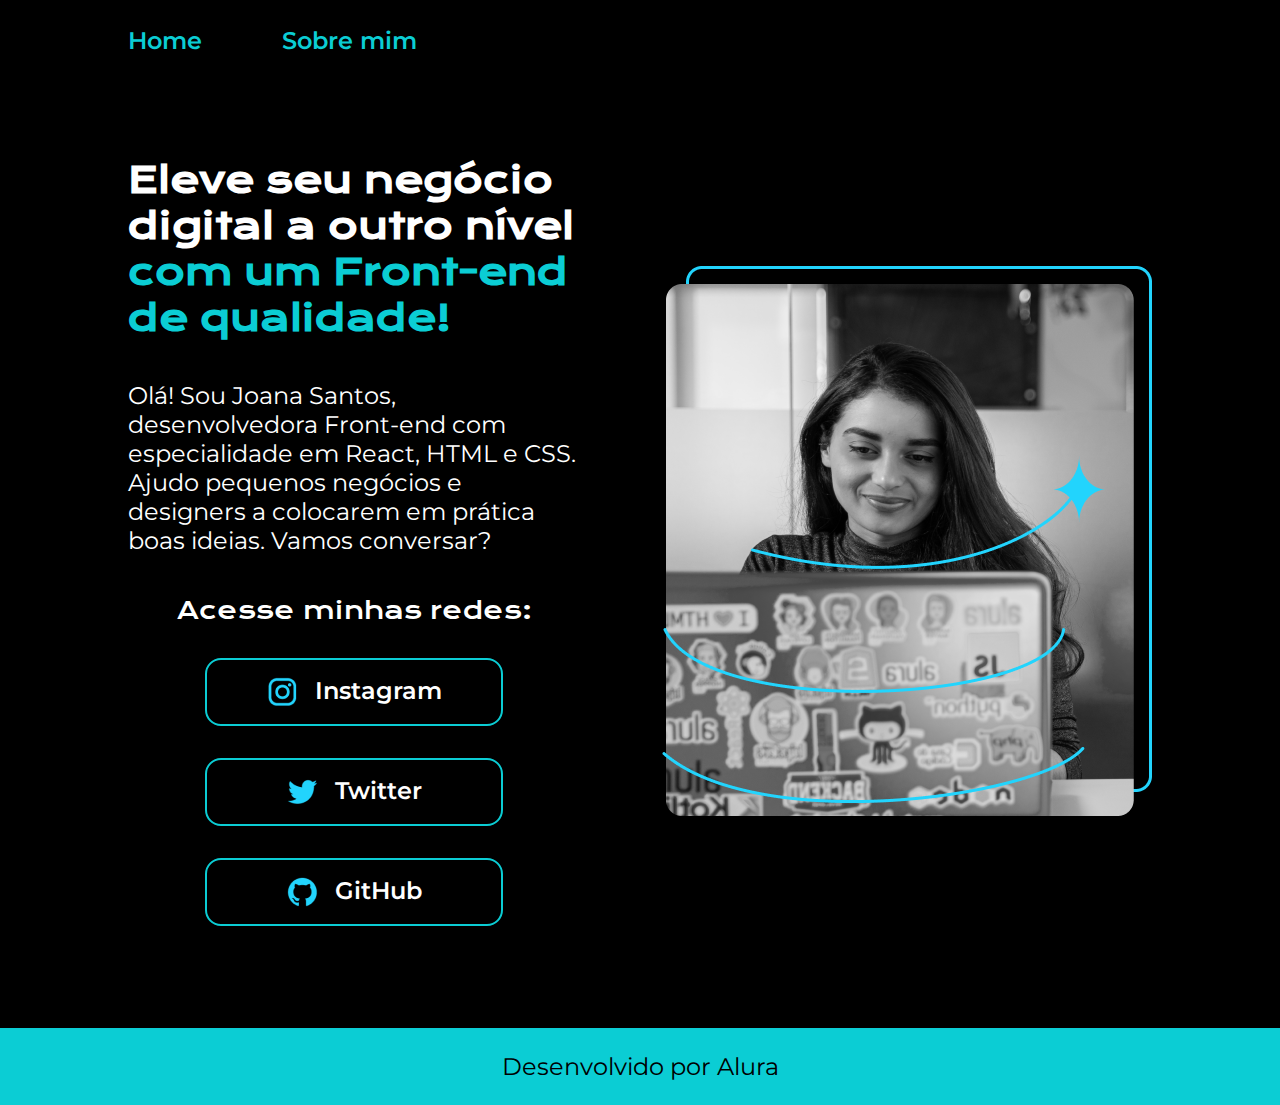
<file: Projeto/index.html>
<!DOCTYPE html>
<html lang="pt-br">
<head>
    <meta charset="UTF-8">
    <meta http-equiv="X-UA-Compatible" content="IE=edge">
    <meta name="viewport" content="width=device-width, initial-scale=1.0">
    <title>Projeto</title>
    <link rel="stylesheet" href="./styles/style.css">
</head>
<body>
    <header class="cabecalho">
        <nav class="conteudo">
            <a class="pagina" href="index.html">Home</a>
            <a class="pagina" href="about.html">Sobre mim</a>
        </nav>
    </header>
    <main class="apresentacao">
        <section class="textos">
            <h1 class="titulo">Eleve seu negócio digital
                a outro nível <strong class="destaque">com um
                Front-end de qualidade!</strong></h1>
            <p class="paragrafo">  Olá! Sou Joana Santos, desenvolvedora Front-end
                com especialidade em React, HTML e CSS. Ajudo 
                pequenos negócios e designers a colocarem em 
                prática boas ideias. Vamos conversar?</p>   
            <div class="links">
                <h2 class="subtitulo">Acesse minhas redes:</h2> 
                <a class="botao" href="">
                    <img src="./assets/instagram.png"> 
                    Instagram
                </a>
                <a class="botao" href="">
                    <img src="./assets/twitter.png">
                    Twitter
                </a> 
                <a class="botao" href="">
                    <img src="./assets/github.png">
                    GitHub
                </a> 
            </div>
        </section>
        <img class="imagem" src="./assets/Imagem.png" alt="imagem">
    </main>
    <footer class="rodape">Desenvolvido por Alura</footer>
</body>
</html>
</file>
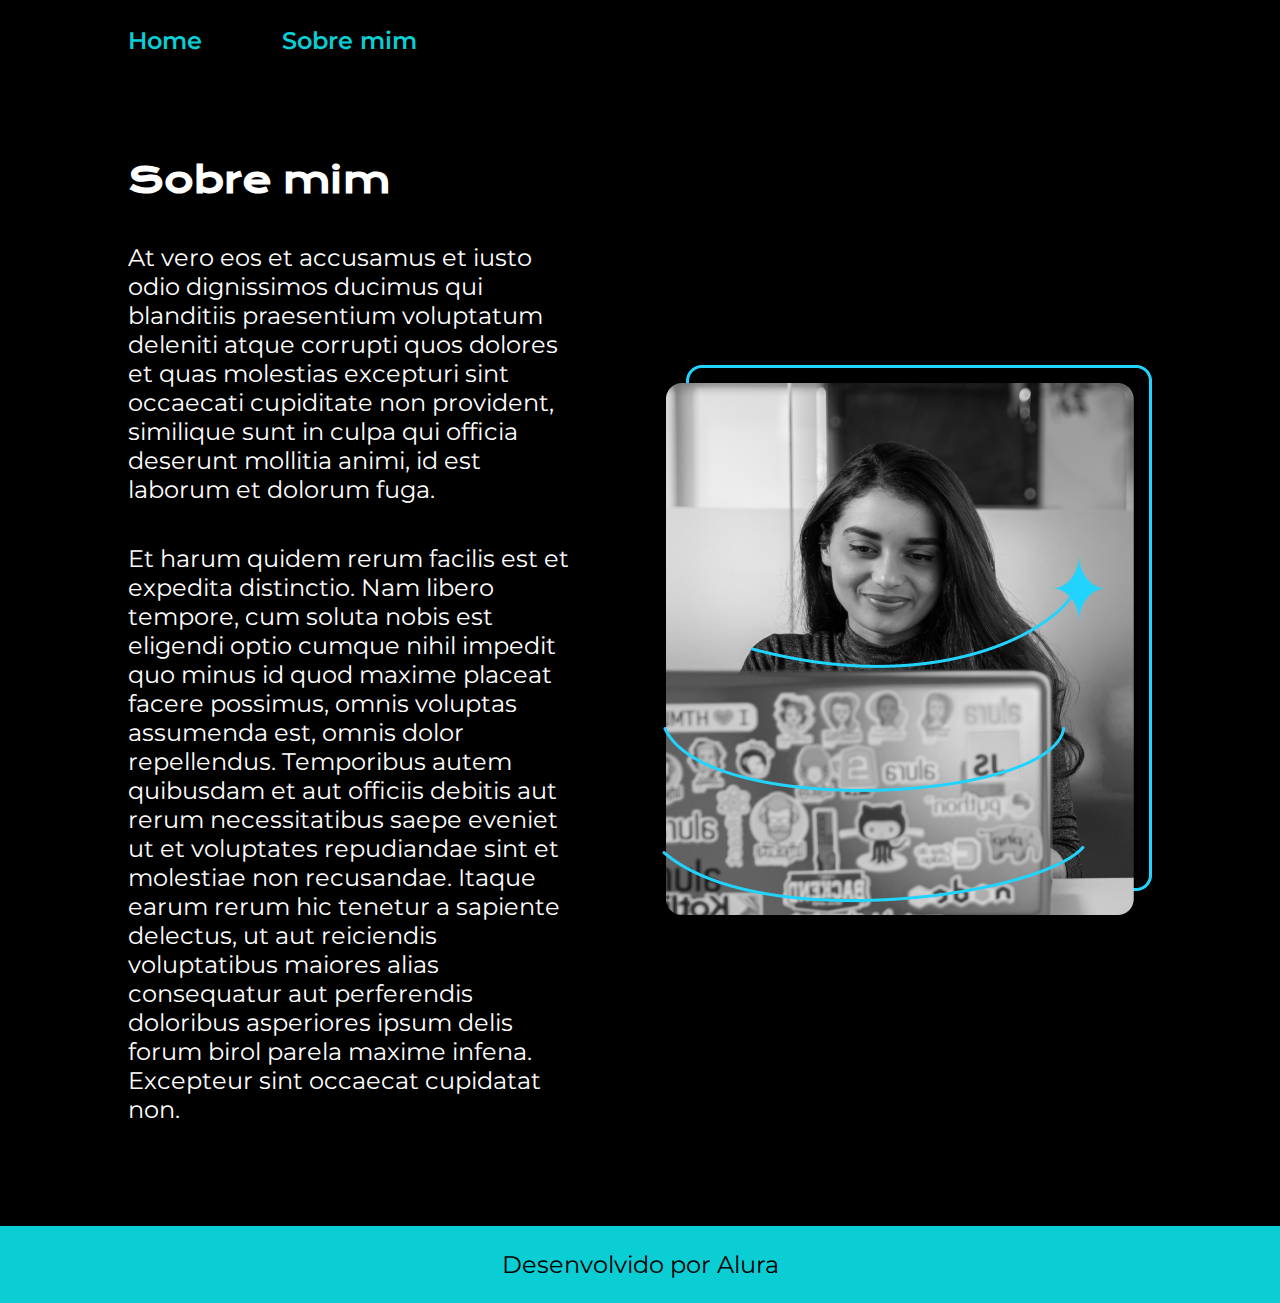
<file: Projeto/about.html>
<!DOCTYPE html>
<html lang="pt-br">
<head>
    <meta charset="UTF-8">
    <meta http-equiv="X-UA-Compatible" content="IE=edge">
    <meta name="viewport" content="width=device-width, initial-scale=1.0">
    <title>Sobre mim</title>
    <link rel="stylesheet" href="styles/style.css">
</head>
<body>
    <header class="cabecalho">
        <nav class="conteudo">
            <a class="pagina" href="index.html">Home</a>
            <a class="pagina" href="about.html">Sobre mim</a>
        </nav>
    </header>
    <main class="apresentacao">
        <section class="textos">
            <h1 class="titulo">Sobre mim</h1>
            <p class="paragrafo">At vero eos et accusamus et iusto odio dignissimos ducimus qui blanditiis praesentium voluptatum deleniti atque corrupti quos dolores et quas molestias excepturi sint occaecati cupiditate non provident, similique sunt in culpa qui officia deserunt mollitia animi, id est laborum et dolorum fuga.</p>
            <p class="paragrafo">Et harum quidem rerum facilis est et expedita distinctio. Nam libero tempore, cum soluta nobis est eligendi optio cumque nihil impedit quo minus id quod maxime placeat facere possimus, omnis voluptas assumenda est, omnis dolor repellendus. Temporibus autem quibusdam et aut officiis debitis aut rerum necessitatibus saepe eveniet ut et voluptates repudiandae sint et molestiae non recusandae. Itaque earum rerum hic tenetur a sapiente delectus, ut aut reiciendis voluptatibus maiores alias consequatur aut perferendis doloribus asperiores ipsum delis forum birol parela maxime infena. Excepteur sint occaecat cupidatat non.</p>
        </section>
        <img src="./assets/Imagem.png" alt="imagem">
    </main>
    <footer class="rodape">Desenvolvido por Alura</footer>
</body>
</html>
</file>
<file: Projeto/styles/style.css>
@import url('https://fonts.googleapis.com/css2?family=Krona+One&family=Montserrat:wght@400;600&display=swap');

:root {
    --cor-primaria: black;
    --cor-secundaria: white;
    --cor-terciaria: rgb(11, 205, 212);
    --cor-hover:  #272727;

    --fonte-primaria: 'Krona One', sans-serif;
    --fonte-secundaria: 'Montserrat', sans-serif;
}

* {
    margin: 0;
    padding: 0;
}

body {
    box-sizing: border-box;
    background-color: var(--cor-primaria); 
    color: var(--cor-secundaria);
}

.cabecalho{
    padding: 2% 0% 0% 10%;
}

.conteudo {
    display: flex;
    gap: 80px;
}

.pagina {
    color: var(--cor-terciaria);
    font-family: var(--fonte-secundaria);
    font-size: 1.5rem;
    font-weight: 600;
    text-decoration: none;
}

.apresentacao {
    padding: 8% 10%;
    display: flex;
    align-items: center;
    justify-content: space-between;
    gap: 82px;
}

.textos {
    width: 50%;
    display: flex;
    flex-direction: column;
    gap: 40px;
}

.titulo {
    font-size: 2.25rem;
    font-family: var(--fonte-primaria);
}

.destaque {
    color: var(--cor-terciaria);
}

.paragrafo {
    font-size: 1.5rem;
    font-family: var(--fonte-secundaria);
}

.links {
    display: flex;
    flex-direction: column;
    justify-content: space-between;
    align-items: center;
    gap: 32px;
}

.subtitulo{
    font-family: var(--fonte-primaria);
    font-weight: 400;
    font-size: 1.5rem;
}

.botao {
    display: flex;
    justify-content: center;
    gap: 16px;
    border: 2px solid var(--cor-terciaria);
    border-radius: 16px;
    width: 65%;
    padding: 16px 0px;
    text-align: center;
    color: var(--cor-secundaria);
    font-size: 1.5rem;
    text-decoration: none;
    font-family: var(--fonte-secundaria);
    font-weight: 600;
}

.botao:hover {
    background-color: var(--cor-hover);
    padding: 3%;
}

.imagem {
    width: 50%;
}

.rodape {
    text-align: center;
    padding: 24px;
    background-color: var(--cor-terciaria);
    font-family: var(--fonte-secundaria);
    font-size: 1.5rem;
    font-weight: 400;
    color: var(--cor-primaria);
}

@media (max-width: 1200px){
    .cabecalho {
        padding: 10%;
    }
    .conteudo {
        justify-content: center;
    }
    .apresentacao {
        flex-direction: column-reverse;
        padding: 5%;
    }
    .textos {
        width: 90%;
    }
}
</file>
